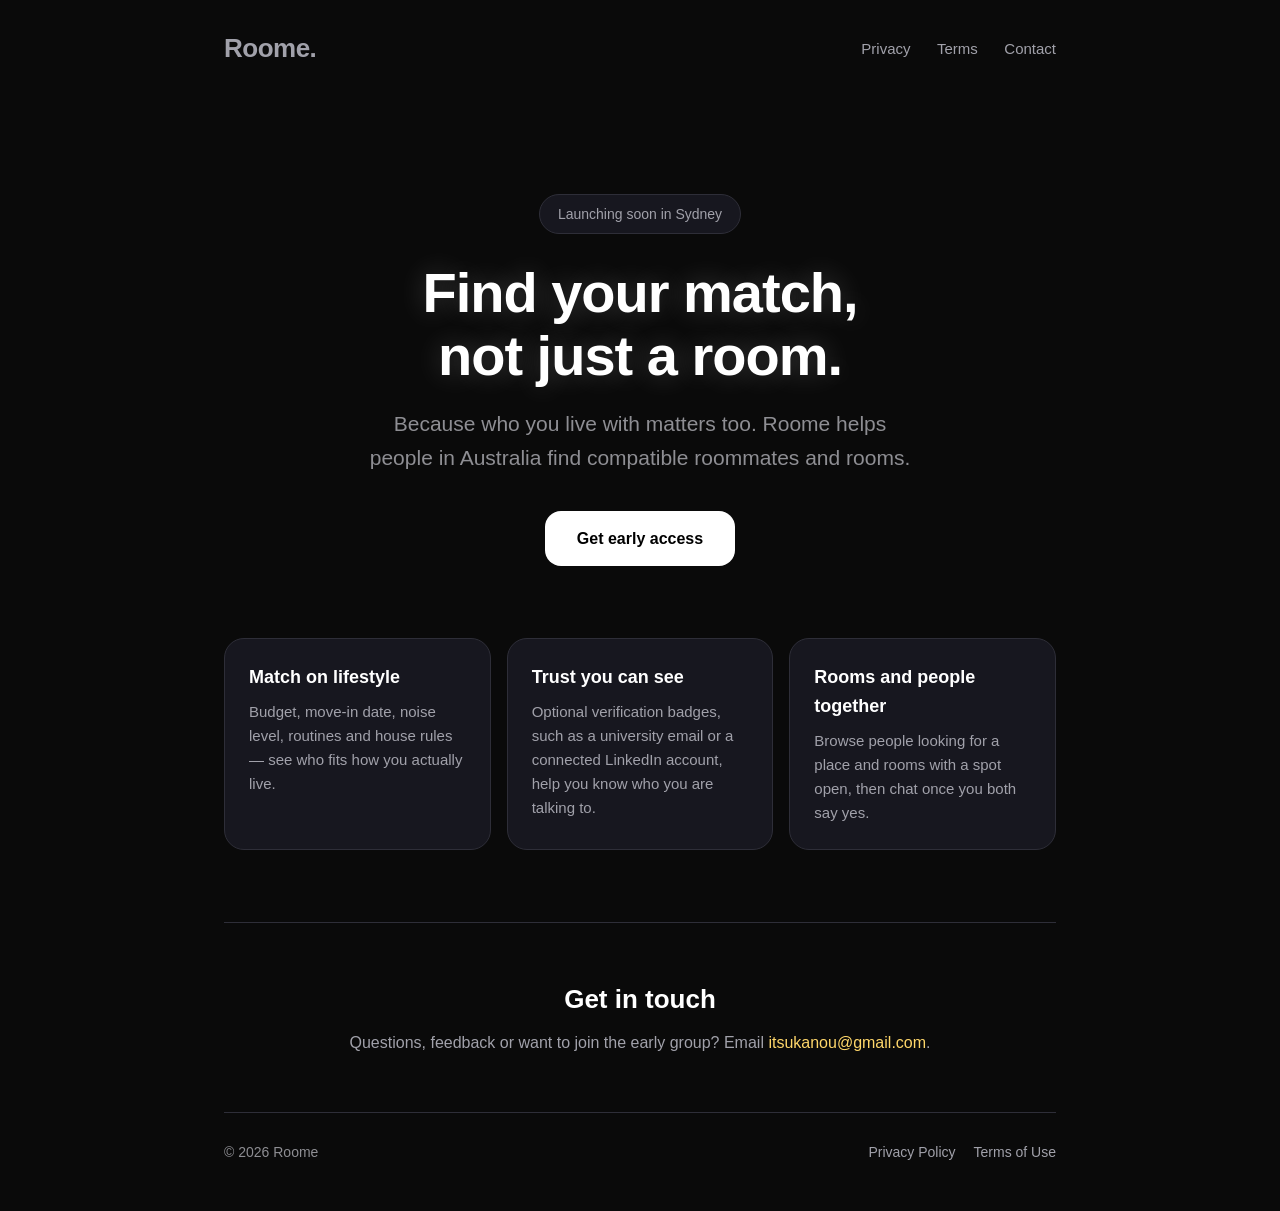
<file: index.html>
<!DOCTYPE html>
<html lang="en">
<head>
  <meta charset="utf-8">
  <meta name="viewport" content="width=device-width, initial-scale=1">
  <title>Roome — Find your match, not just a room</title>
  <meta name="description" content="Roome helps people in Australia find compatible roommates and rooms. Launching soon in Sydney.">
  <link rel="icon" href="data:image/svg+xml,%3Csvg xmlns='http://www.w3.org/2000/svg' viewBox='0 0 100 100'%3E%3Crect width='100' height='100' rx='22' fill='%23F4F4F2'/%3E%3Ctext x='50' y='52' text-anchor='middle' dominant-baseline='central' font-family='Helvetica,Arial,sans-serif' font-weight='700' font-size='68' fill='%23111'%3ER.%3C/text%3E%3C/svg%3E">
  <link rel="stylesheet" href="style.css">
</head>
<body>
  <div class="wrap">
    <header class="site">
      <a class="brand" href="index.html">Roome.</a>
      <nav class="site">
        <a href="privacy.html">Privacy</a>
        <a href="terms.html">Terms</a>
        <a href="mailto:itsukanou@gmail.com">Contact</a>
      </nav>
    </header>

    <main>
      <section class="hero">
        <span class="badge">Launching soon in Sydney</span>
        <h1>Find your match,<br>not just a room.</h1>
        <p class="sub">Because who you live with matters too. Roome helps people in Australia find compatible roommates and rooms.</p>
        <a class="button" href="mailto:itsukanou@gmail.com?subject=Roome%20early%20access">Get early access</a>
      </section>

      <section class="features">
        <div class="card">
          <h3>Match on lifestyle</h3>
          <p>Budget, move-in date, noise level, routines and house rules — see who fits how you actually live.</p>
        </div>
        <div class="card">
          <h3>Trust you can see</h3>
          <p>Optional verification badges, such as a university email or a connected LinkedIn account, help you know who you are talking to.</p>
        </div>
        <div class="card">
          <h3>Rooms and people together</h3>
          <p>Browse people looking for a place and rooms with a spot open, then chat once you both say yes.</p>
        </div>
      </section>

      <section class="contact">
        <h2>Get in touch</h2>
        <p>Questions, feedback or want to join the early group? Email <a href="mailto:itsukanou@gmail.com">itsukanou@gmail.com</a>.</p>
      </section>
    </main>

    <footer class="site">
      <span>&copy; 2026 Roome</span>
      <span><a href="privacy.html">Privacy Policy</a><a href="terms.html">Terms of Use</a></span>
    </footer>
  </div>
</body>
</html>
</file>
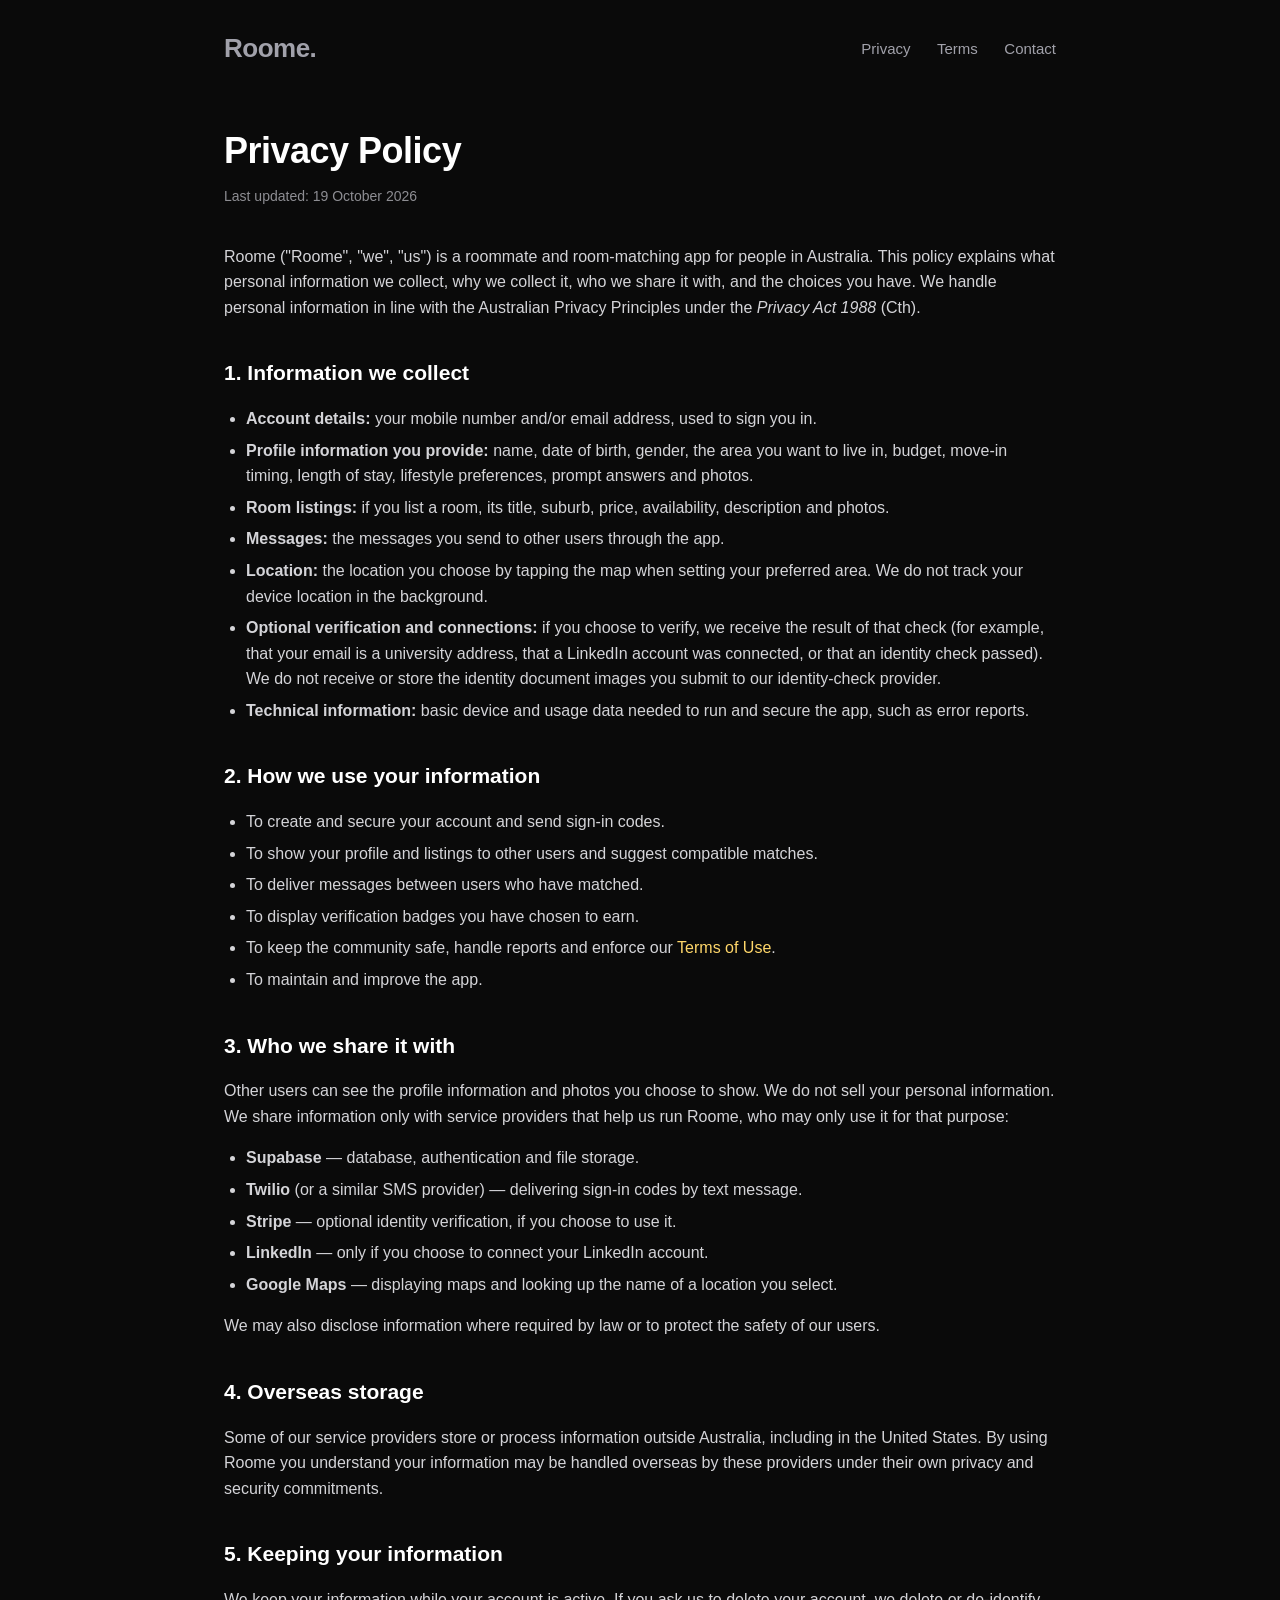
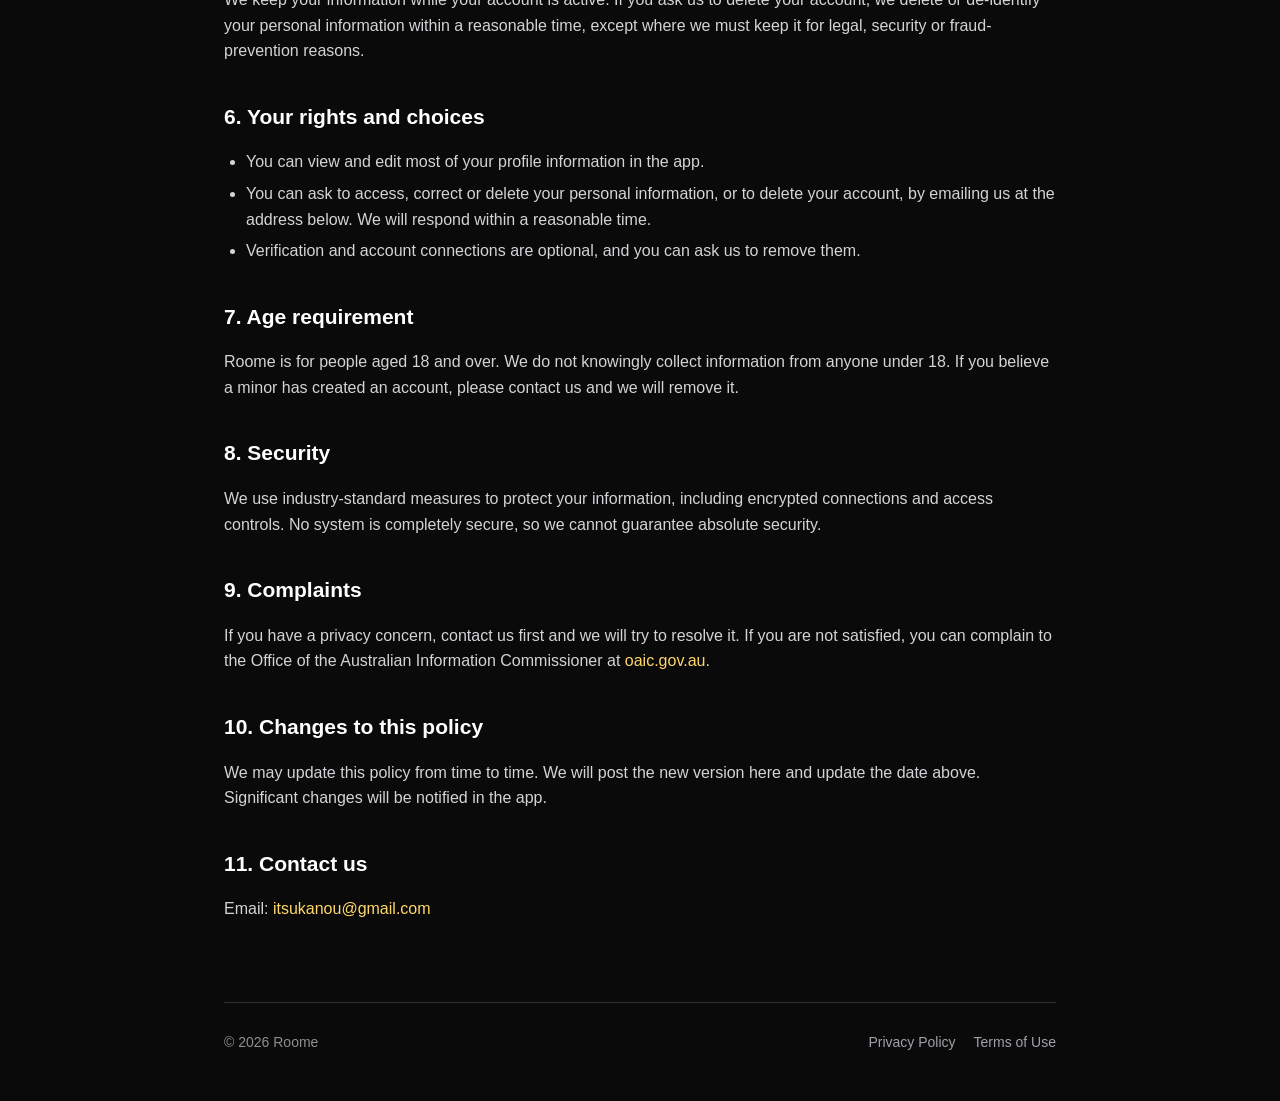
<file: privacy.html>
<!DOCTYPE html>
<html lang="en">
<head>
  <meta charset="utf-8">
  <meta name="viewport" content="width=device-width, initial-scale=1">
  <title>Privacy Policy — Roome</title>
  <link rel="icon" href="data:image/svg+xml,%3Csvg xmlns='http://www.w3.org/2000/svg' viewBox='0 0 100 100'%3E%3Crect width='100' height='100' rx='22' fill='%23F4F4F2'/%3E%3Ctext x='50' y='52' text-anchor='middle' dominant-baseline='central' font-family='Helvetica,Arial,sans-serif' font-weight='700' font-size='68' fill='%23111'%3ER.%3C/text%3E%3C/svg%3E">
  <link rel="stylesheet" href="style.css">
</head>
<body>
  <div class="wrap">
    <header class="site">
      <a class="brand" href="index.html">Roome.</a>
      <nav class="site">
        <a href="privacy.html">Privacy</a>
        <a href="terms.html">Terms</a>
        <a href="mailto:itsukanou@gmail.com">Contact</a>
      </nav>
    </header>

    <article class="legal">
      <h1>Privacy Policy</h1>
      <p class="updated">Last updated: 19 October 2026</p>

      <p>Roome ("Roome", "we", "us") is a roommate and room-matching app for people in Australia. This policy explains what personal information we collect, why we collect it, who we share it with, and the choices you have. We handle personal information in line with the Australian Privacy Principles under the <em>Privacy Act 1988</em> (Cth).</p>

      <h2>1. Information we collect</h2>
      <ul>
        <li><strong>Account details:</strong> your mobile number and/or email address, used to sign you in.</li>
        <li><strong>Profile information you provide:</strong> name, date of birth, gender, the area you want to live in, budget, move-in timing, length of stay, lifestyle preferences, prompt answers and photos.</li>
        <li><strong>Room listings:</strong> if you list a room, its title, suburb, price, availability, description and photos.</li>
        <li><strong>Messages:</strong> the messages you send to other users through the app.</li>
        <li><strong>Location:</strong> the location you choose by tapping the map when setting your preferred area. We do not track your device location in the background.</li>
        <li><strong>Optional verification and connections:</strong> if you choose to verify, we receive the result of that check (for example, that your email is a university address, that a LinkedIn account was connected, or that an identity check passed). We do not receive or store the identity document images you submit to our identity-check provider.</li>
        <li><strong>Technical information:</strong> basic device and usage data needed to run and secure the app, such as error reports.</li>
      </ul>

      <h2>2. How we use your information</h2>
      <ul>
        <li>To create and secure your account and send sign-in codes.</li>
        <li>To show your profile and listings to other users and suggest compatible matches.</li>
        <li>To deliver messages between users who have matched.</li>
        <li>To display verification badges you have chosen to earn.</li>
        <li>To keep the community safe, handle reports and enforce our <a href="terms.html">Terms of Use</a>.</li>
        <li>To maintain and improve the app.</li>
      </ul>

      <h2>3. Who we share it with</h2>
      <p>Other users can see the profile information and photos you choose to show. We do not sell your personal information. We share information only with service providers that help us run Roome, who may only use it for that purpose:</p>
      <ul>
        <li><strong>Supabase</strong> — database, authentication and file storage.</li>
        <li><strong>Twilio</strong> (or a similar SMS provider) — delivering sign-in codes by text message.</li>
        <li><strong>Stripe</strong> — optional identity verification, if you choose to use it.</li>
        <li><strong>LinkedIn</strong> — only if you choose to connect your LinkedIn account.</li>
        <li><strong>Google Maps</strong> — displaying maps and looking up the name of a location you select.</li>
      </ul>
      <p>We may also disclose information where required by law or to protect the safety of our users.</p>

      <h2>4. Overseas storage</h2>
      <p>Some of our service providers store or process information outside Australia, including in the United States. By using Roome you understand your information may be handled overseas by these providers under their own privacy and security commitments.</p>

      <h2>5. Keeping your information</h2>
      <p>We keep your information while your account is active. If you ask us to delete your account, we delete or de-identify your personal information within a reasonable time, except where we must keep it for legal, security or fraud-prevention reasons.</p>

      <h2>6. Your rights and choices</h2>
      <ul>
        <li>You can view and edit most of your profile information in the app.</li>
        <li>You can ask to access, correct or delete your personal information, or to delete your account, by emailing us at the address below. We will respond within a reasonable time.</li>
        <li>Verification and account connections are optional, and you can ask us to remove them.</li>
      </ul>

      <h2>7. Age requirement</h2>
      <p>Roome is for people aged 18 and over. We do not knowingly collect information from anyone under 18. If you believe a minor has created an account, please contact us and we will remove it.</p>

      <h2>8. Security</h2>
      <p>We use industry-standard measures to protect your information, including encrypted connections and access controls. No system is completely secure, so we cannot guarantee absolute security.</p>

      <h2>9. Complaints</h2>
      <p>If you have a privacy concern, contact us first and we will try to resolve it. If you are not satisfied, you can complain to the Office of the Australian Information Commissioner at <a href="https://www.oaic.gov.au">oaic.gov.au</a>.</p>

      <h2>10. Changes to this policy</h2>
      <p>We may update this policy from time to time. We will post the new version here and update the date above. Significant changes will be notified in the app.</p>

      <h2>11. Contact us</h2>
      <p>Email: <a href="mailto:itsukanou@gmail.com">itsukanou@gmail.com</a></p>
    </article>

    <footer class="site">
      <span>&copy; 2026 Roome</span>
      <span><a href="privacy.html">Privacy Policy</a><a href="terms.html">Terms of Use</a></span>
    </footer>
  </div>
</body>
</html>
</file>
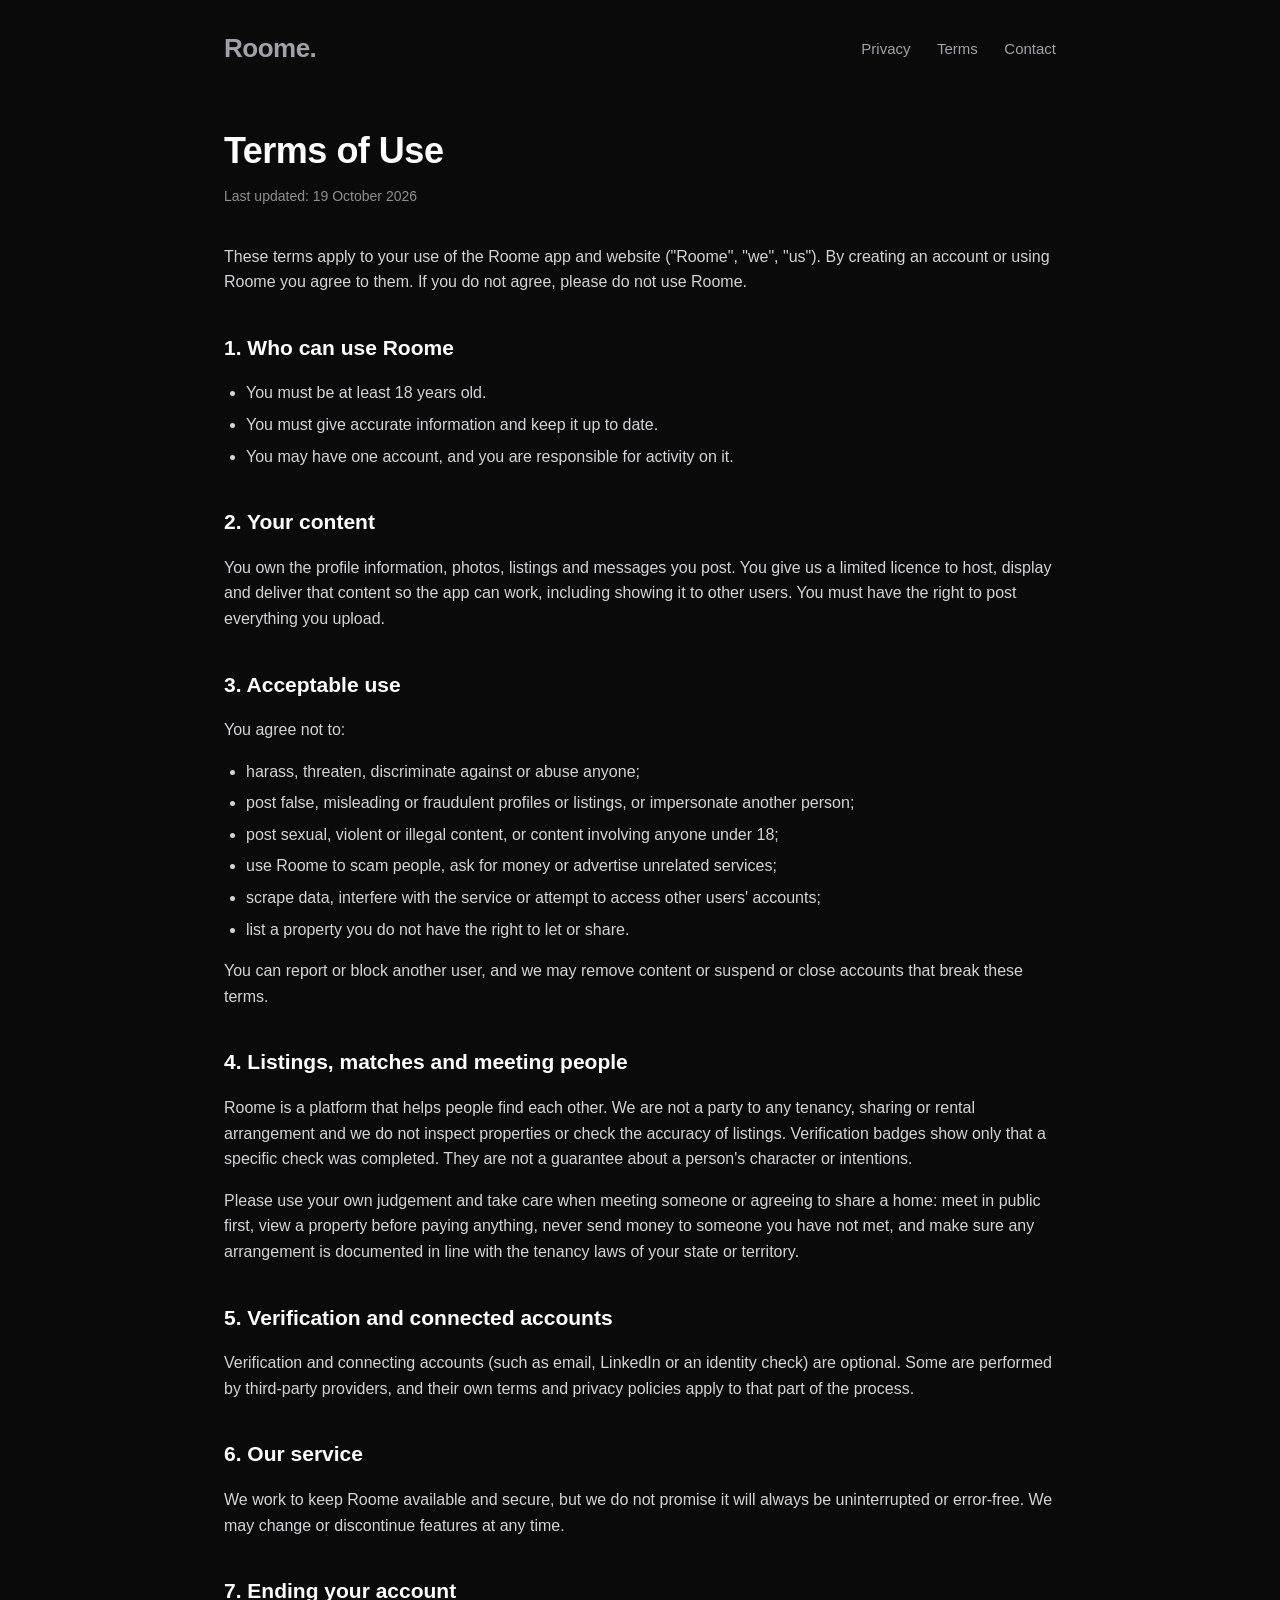
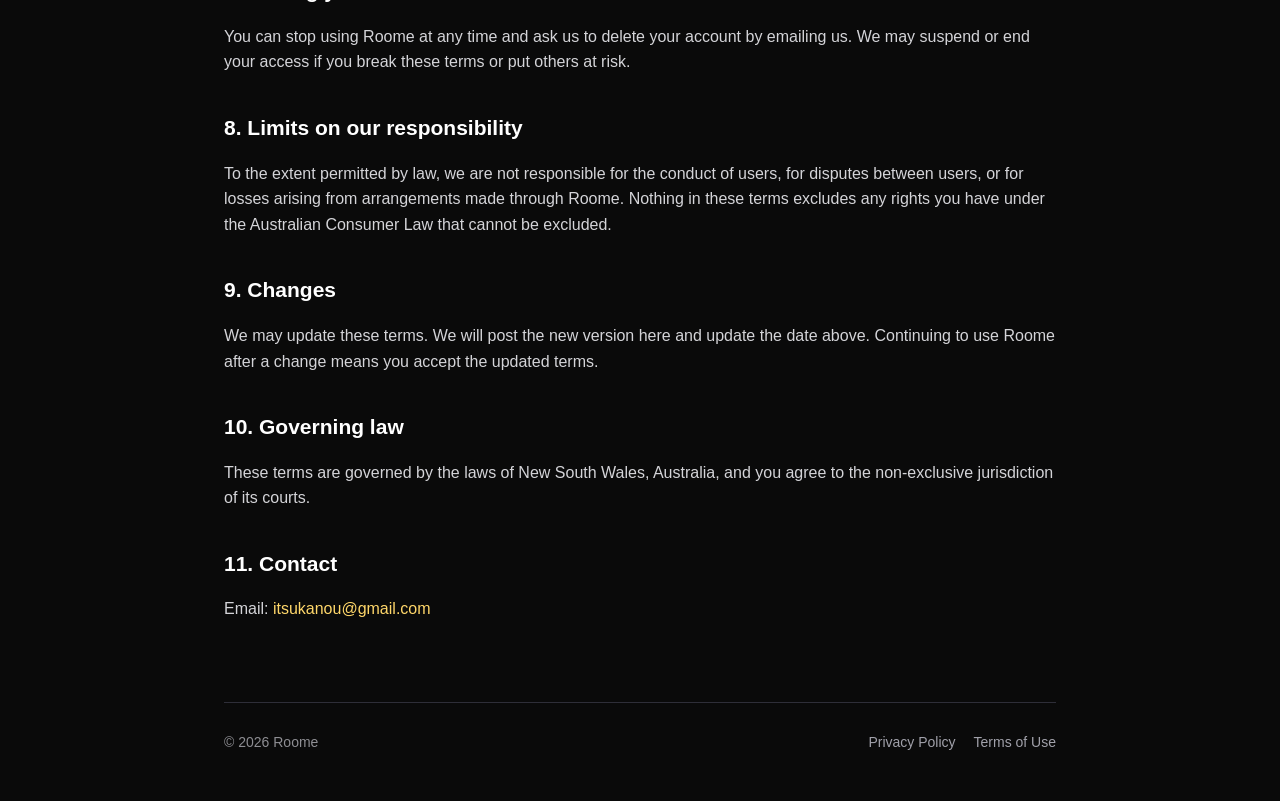
<file: terms.html>
<!DOCTYPE html>
<html lang="en">
<head>
  <meta charset="utf-8">
  <meta name="viewport" content="width=device-width, initial-scale=1">
  <title>Terms of Use — Roome</title>
  <link rel="icon" href="data:image/svg+xml,%3Csvg xmlns='http://www.w3.org/2000/svg' viewBox='0 0 100 100'%3E%3Crect width='100' height='100' rx='22' fill='%23F4F4F2'/%3E%3Ctext x='50' y='52' text-anchor='middle' dominant-baseline='central' font-family='Helvetica,Arial,sans-serif' font-weight='700' font-size='68' fill='%23111'%3ER.%3C/text%3E%3C/svg%3E">
  <link rel="stylesheet" href="style.css">
</head>
<body>
  <div class="wrap">
    <header class="site">
      <a class="brand" href="index.html">Roome.</a>
      <nav class="site">
        <a href="privacy.html">Privacy</a>
        <a href="terms.html">Terms</a>
        <a href="mailto:itsukanou@gmail.com">Contact</a>
      </nav>
    </header>

    <article class="legal">
      <h1>Terms of Use</h1>
      <p class="updated">Last updated: 19 October 2026</p>

      <p>These terms apply to your use of the Roome app and website ("Roome", "we", "us"). By creating an account or using Roome you agree to them. If you do not agree, please do not use Roome.</p>

      <h2>1. Who can use Roome</h2>
      <ul>
        <li>You must be at least 18 years old.</li>
        <li>You must give accurate information and keep it up to date.</li>
        <li>You may have one account, and you are responsible for activity on it.</li>
      </ul>

      <h2>2. Your content</h2>
      <p>You own the profile information, photos, listings and messages you post. You give us a limited licence to host, display and deliver that content so the app can work, including showing it to other users. You must have the right to post everything you upload.</p>

      <h2>3. Acceptable use</h2>
      <p>You agree not to:</p>
      <ul>
        <li>harass, threaten, discriminate against or abuse anyone;</li>
        <li>post false, misleading or fraudulent profiles or listings, or impersonate another person;</li>
        <li>post sexual, violent or illegal content, or content involving anyone under 18;</li>
        <li>use Roome to scam people, ask for money or advertise unrelated services;</li>
        <li>scrape data, interfere with the service or attempt to access other users' accounts;</li>
        <li>list a property you do not have the right to let or share.</li>
      </ul>
      <p>You can report or block another user, and we may remove content or suspend or close accounts that break these terms.</p>

      <h2>4. Listings, matches and meeting people</h2>
      <p>Roome is a platform that helps people find each other. We are not a party to any tenancy, sharing or rental arrangement and we do not inspect properties or check the accuracy of listings. Verification badges show only that a specific check was completed. They are not a guarantee about a person's character or intentions.</p>
      <p>Please use your own judgement and take care when meeting someone or agreeing to share a home: meet in public first, view a property before paying anything, never send money to someone you have not met, and make sure any arrangement is documented in line with the tenancy laws of your state or territory.</p>

      <h2>5. Verification and connected accounts</h2>
      <p>Verification and connecting accounts (such as email, LinkedIn or an identity check) are optional. Some are performed by third-party providers, and their own terms and privacy policies apply to that part of the process.</p>

      <h2>6. Our service</h2>
      <p>We work to keep Roome available and secure, but we do not promise it will always be uninterrupted or error-free. We may change or discontinue features at any time.</p>

      <h2>7. Ending your account</h2>
      <p>You can stop using Roome at any time and ask us to delete your account by emailing us. We may suspend or end your access if you break these terms or put others at risk.</p>

      <h2>8. Limits on our responsibility</h2>
      <p>To the extent permitted by law, we are not responsible for the conduct of users, for disputes between users, or for losses arising from arrangements made through Roome. Nothing in these terms excludes any rights you have under the Australian Consumer Law that cannot be excluded.</p>

      <h2>9. Changes</h2>
      <p>We may update these terms. We will post the new version here and update the date above. Continuing to use Roome after a change means you accept the updated terms.</p>

      <h2>10. Governing law</h2>
      <p>These terms are governed by the laws of New South Wales, Australia, and you agree to the non-exclusive jurisdiction of its courts.</p>

      <h2>11. Contact</h2>
      <p>Email: <a href="mailto:itsukanou@gmail.com">itsukanou@gmail.com</a></p>
    </article>

    <footer class="site">
      <span>&copy; 2026 Roome</span>
      <span><a href="privacy.html">Privacy Policy</a><a href="terms.html">Terms of Use</a></span>
    </footer>
  </div>
</body>
</html>
</file>
<file: style.css>
:root {
  --bg: #0a0a0a;
  --surface: #17171f;
  --border: #2e2e38;
  --text: #ffffff;
  --text-muted: #a1a1aa;
  --text-dim: #8e8e93;
  --accent: #ffd76a;
}

* { box-sizing: border-box; }

html, body { margin: 0; padding: 0; }

body {
  background: var(--bg);
  color: var(--text);
  font-family: -apple-system, BlinkMacSystemFont, "Segoe UI", Roboto, Helvetica, Arial, sans-serif;
  line-height: 1.6;
  -webkit-font-smoothing: antialiased;
}

a { color: var(--accent); text-decoration: none; }
a:hover { text-decoration: underline; }

.wrap { max-width: 880px; margin: 0 auto; padding: 0 24px; }

header.site {
  display: flex;
  align-items: center;
  justify-content: space-between;
  padding: 28px 0;
}

.brand {
  color: var(--text-muted);
  font-size: 26px;
  font-weight: 700;
  letter-spacing: -0.5px;
}
.brand:hover { text-decoration: none; color: var(--text); }

nav.site a { color: var(--text-muted); margin-left: 22px; font-size: 15px; }
nav.site a:hover { color: var(--text); text-decoration: none; }

.hero { text-align: center; padding: 96px 0 72px; }

.hero h1 {
  font-size: clamp(34px, 7vw, 56px);
  line-height: 1.12;
  margin: 0 0 20px;
  font-weight: 800;
  letter-spacing: -1px;
  text-shadow: 0 0 28px rgba(255, 255, 255, 0.22);
}

.hero p.sub {
  font-size: clamp(17px, 3vw, 21px);
  color: var(--text-dim);
  margin: 0 auto 36px;
  max-width: 560px;
}

.badge {
  display: inline-block;
  border: 1px solid var(--border);
  background: var(--surface);
  color: var(--text-muted);
  border-radius: 999px;
  padding: 8px 18px;
  font-size: 14px;
  margin-bottom: 28px;
}

.button {
  display: inline-block;
  background: #ffffff;
  color: #000000;
  font-weight: 700;
  border-radius: 16px;
  padding: 15px 32px;
  font-size: 16px;
}
.button:hover { text-decoration: none; opacity: 0.9; }

.features {
  display: grid;
  grid-template-columns: repeat(auto-fit, minmax(240px, 1fr));
  gap: 16px;
  padding-bottom: 72px;
}

.card {
  background: var(--surface);
  border: 1px solid var(--border);
  border-radius: 20px;
  padding: 24px;
}

.card h3 { margin: 0 0 8px; font-size: 18px; }
.card p { margin: 0; color: var(--text-muted); font-size: 15px; }

section.contact {
  text-align: center;
  border-top: 1px solid var(--border);
  padding: 56px 0;
}
section.contact h2 { margin: 0 0 10px; font-size: 26px; }
section.contact p { color: var(--text-muted); margin: 0; }

footer.site {
  border-top: 1px solid var(--border);
  padding: 28px 0 48px;
  color: var(--text-dim);
  font-size: 14px;
  display: flex;
  flex-wrap: wrap;
  justify-content: space-between;
  gap: 12px;
}
footer.site a { color: var(--text-muted); margin-left: 18px; }
footer.site a:first-child { margin-left: 0; }

/* Legal pages */
article.legal { padding: 24px 0 64px; }
article.legal h1 { font-size: 36px; margin: 0 0 6px; letter-spacing: -0.5px; }
article.legal .updated { color: var(--text-dim); font-size: 14px; margin: 0 0 36px; }
article.legal h2 { font-size: 21px; margin: 36px 0 10px; }
article.legal p, article.legal li { color: #d4d4d8; font-size: 16px; }
article.legal ul { padding-left: 22px; }
article.legal li { margin-bottom: 6px; }
</file>
